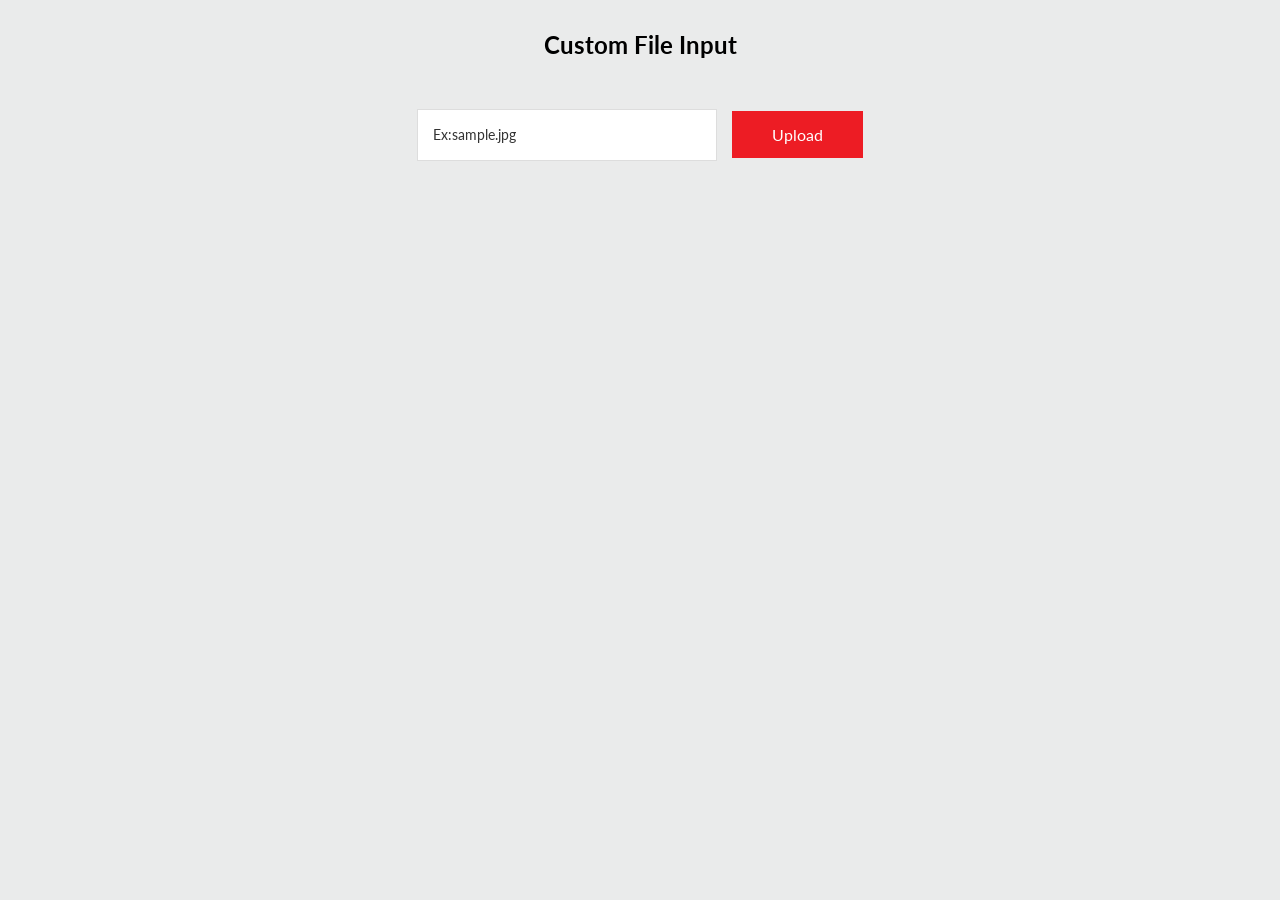
<file: Cau11_6651071061/index.html>
<!DOCTYPE html>
<html lang="en">
<head>
    <meta name="viewport" content="width=device-width, initial-scale=1.0, user-scalable=no">
    <title>Câu 11 - Custom File Input</title>
    <meta charset="UTF-8">
    <link rel="stylesheet" href="css/style.css">
    <style>
        .filename {
            color: #333 !important;
            word-break: break-all;
            min-height: 48px;
            display: flex;
            flex-direction: column;
            justify-content: center;
            font-size: 14px;
            line-height: 1.4;
        }
    </style>
</head>
<body>

<h2 class="text-center">Custom File Input</h2>

<div class="custom-file-wrp">
    <div class="filename">
        Ex:sample.jpg
    </div>
    <div class="custom-file">
        <label for="fileupload">Upload</label>
        <input type="file" id="fileupload">
    </div>
</div>

<script src="js/jquery-latest.min.js"></script>
<script>
    $(document).ready(function () {
        $('#fileupload').on('change', function () {
            if (this.files && this.files.length > 0) {
                var file = this.files[0];
                var fullName = file.name;
                var lastDot = fullName.lastIndexOf('.');
                var fileName = (lastDot !== -1) ? fullName.substring(0, lastDot) : fullName;
                var fileExt = (lastDot !== -1) ? fullName.substring(lastDot + 1) : 'Không có';

                // Hiển thị tên file và phần mở rộng khi người dùng upload file
                $('.filename').html('Tên file: <strong>' + fileName + '</strong><br>Phần mở rộng: <strong>.' + fileExt + '</strong>');
            } else {
                $('.filename').text('Ex:sample.jpg');
            }
        });
    });
</script>
</body>
</html>
</file>
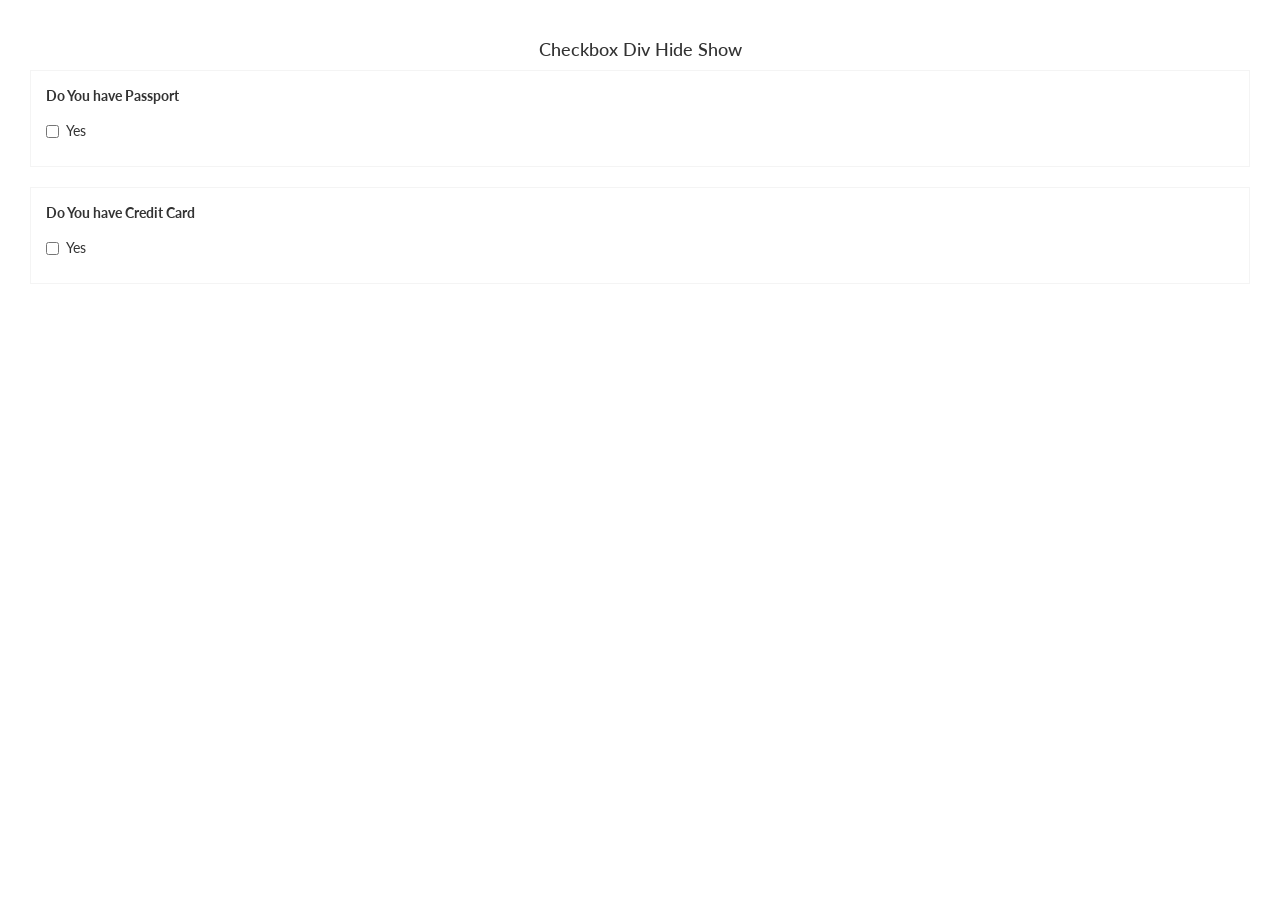
<file: Cau12_6651071061/index.html>
<!DOCTYPE html>
<html lang="en">
<head>
    <meta charset="UTF-8">	
    <title>Câu 12 - Checkbox Div Hide Show</title>
    <link rel="stylesheet" href="css/bootstrap.min.css">
    <link rel="stylesheet" href="css/style.css">
</head>
<body>
<h4>Checkbox Div Hide Show</h4>

<div class="checkbox-card">
    <label for="">Do You have Passport</label>
    <div class="checkbox">
        <label>
            <input type="checkbox" class="checkme">Yes
        </label>
    </div>
    <div class="passport-box">
        <input type="text" placeholder="Enter Passport Number" class="form-control">
    </div>
    <div class="apply-box">
        <a href="">Apply For Passport</a>
    </div>
</div>
<br>
<div class="checkbox-card">
    <label for="">Do You have Credit Card</label>
    <div class="checkbox">
        <label>
            <input type="checkbox" class="checkme">Yes
        </label>
    </div>
    <div class="passport-box">
        <input type="text" placeholder="Enter Credit Card Number" class="form-control">
    </div>
    <div class="apply-box">
        <a href="">Apply For Credit Card</a>
    </div>
</div>

<script src="js/jquery-latest.min.js"></script>
<script>
    $(document).ready(function () {
        // Xử lý khi click chọn "Yes" ở Passport hoặc Credit Card
        $('.checkme').on('change', function () {
            var card = $(this).closest('.checkbox-card');
            if (this.checked) {
                // Hiện textbox nhập thông tin
                card.find('.passport-box').slideDown();
            } else {
                // Ẩn textbox khi bỏ chọn
                card.find('.passport-box').slideUp();
            }
        });
    });
</script>
</body>
</html>
</file>
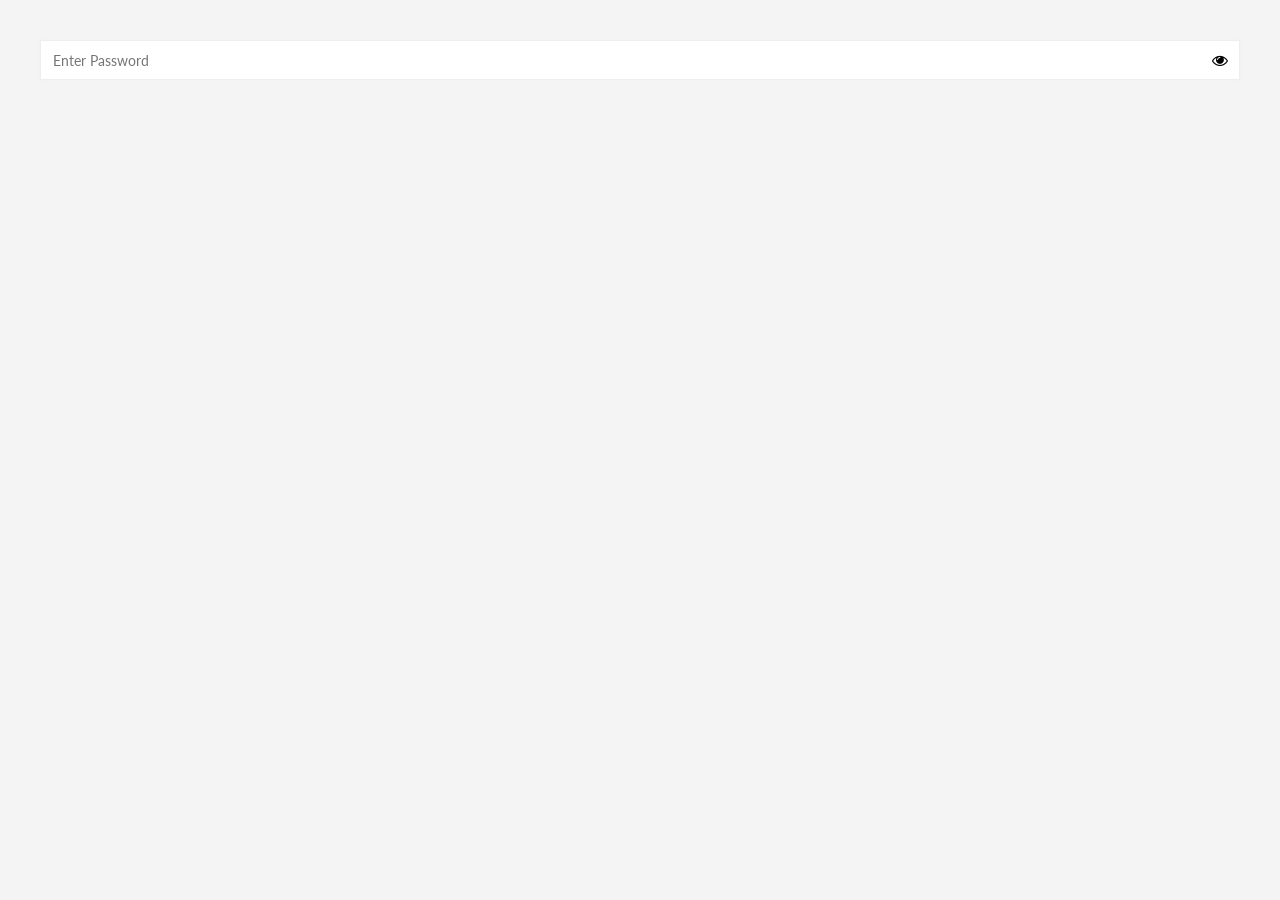
<file: Cau13_6651071061/index.html>
<!DOCTYPE html>
<html lang="en">
<head>
    <meta name="viewport" content="width=device-width, initial-scale=1.0, user-scalable=no">
    <title>Câu 13 - Show/Hide Password</title>
    <meta charset="UTF-8">
    <!--Font Awesome CDN Link-->
    <link href="https://stackpath.bootstrapcdn.com/font-awesome/4.7.0/css/font-awesome.min.css" rel="stylesheet" type="text/css"/>
    <link rel="stylesheet" href="css/style.css">
</head>
<body>

    <div class="password-show-card">
        <input type="password" class="input-control" placeholder="Enter Password">
        <i class="fa fa-eye password-show"></i>
    </div>

<script src="js/jquery-latest.min.js"></script>
<script>
    $(document).ready(function () {
        // Xử lý khi click vào icon "Mắt" để hiện/ẩn nguyên bản mật khẩu đã nhập
        $('.password-show').on('click', function () {
            var input = $(this).siblings('.input-control');
            if (input.attr('type') === 'password') {
                // Đổi thành kiểu text để hiện mật khẩu
                input.attr('type', 'text');
                $(this).removeClass('fa-eye').addClass('fa-eye-slash');
            } else {
                // Đổi lại kiểu password để ẩn mật khẩu
                input.attr('type', 'password');
                $(this).removeClass('fa-eye-slash').addClass('fa-eye');
            }
        });
    });
</script>
</body>
</html>
</file>
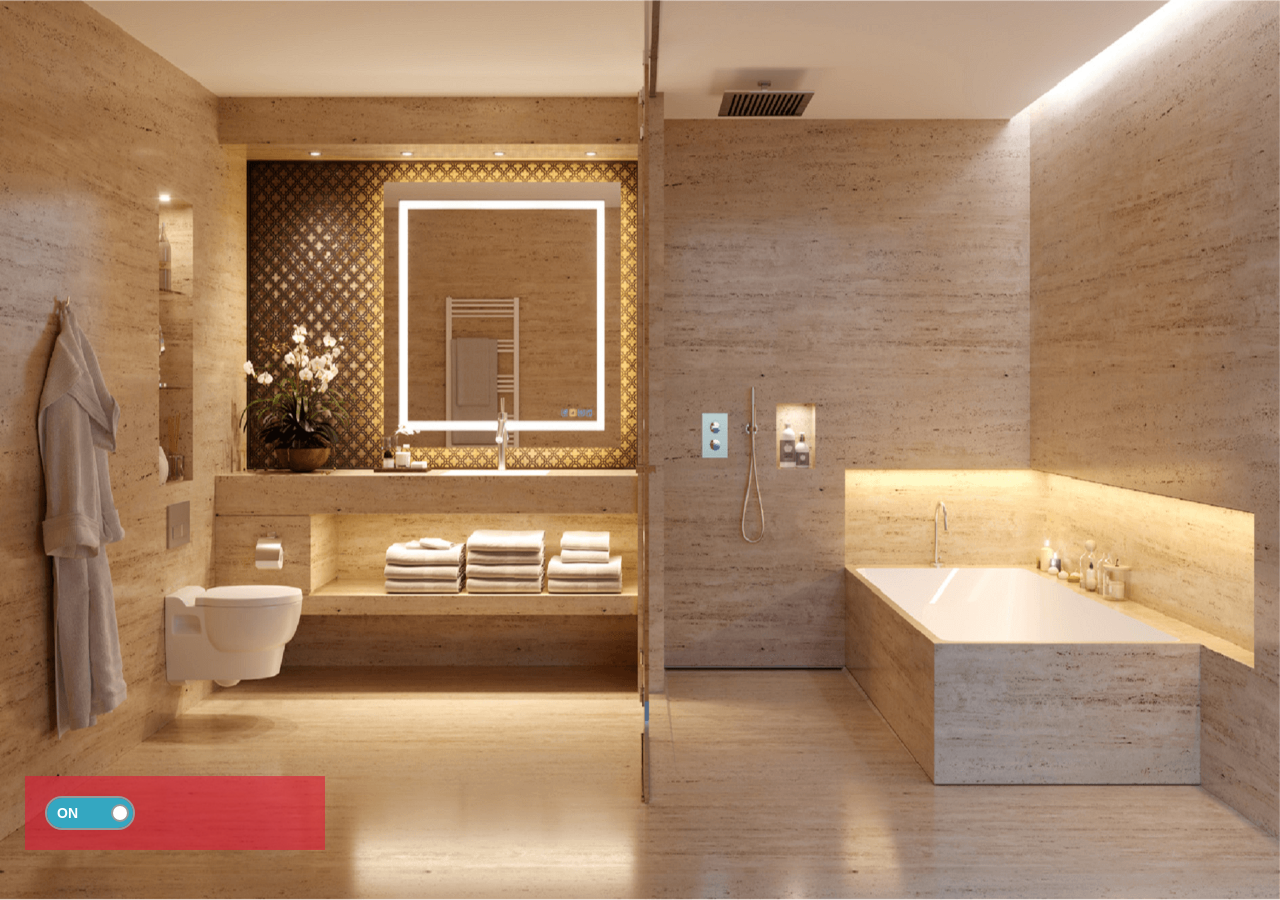
<file: Cau14_6651071061/index.html>
<!DOCTYPE html>
<html lang="en">

<head>
    <meta name="viewport" content="width=device-width, initial-scale=1.0, user-scalable=no">
    <title>Câu 14 - Toggle Switch Theme</title>
    <meta charset="UTF-8">
    <link rel="stylesheet" href="css/style.css">
</head>

<body>

    <!--IMAGE EFFECT-->
    <div class="image-effect" id="image-effect-2">
        <img src="images/off.png" class="fadeEffect">
        <img src="images/on.png">
    </div>

    <!--Switch Button-->
    <div class="switch-btn">
        <div class="onoffswitch">
            <input type="checkbox" name="onoffswitch" class="onoffswitch-checkbox toggle-switch-2" id="myonoffswitch" tabindex="0" checked>
            <label class="onoffswitch-label" for="myonoffswitch">
            <span class="onoffswitch-inner"></span>
            <span class="onoffswitch-switch"></span>
            </label>
        </div>
    </div>

    <script src="js/jquery-latest.min.js"></script>
    <script>
        $(document).ready(function () {
            // Hàm cập nhật theme theo trạng thái nút toggle
            function applyTheme() {
                if ($('#myonoffswitch').is(':checked')) {
                    // "On": Chuyển sang theme nền sáng (on.png)
                    $('img[src="images/on.png"]').addClass('fadeEffect');
                    $('img[src="images/off.png"]').removeClass('fadeEffect');
                } else {
                    // "Off": Chuyển sang theme nền tối (off.png)
                    $('img[src="images/off.png"]').addClass('fadeEffect');
                    $('img[src="images/on.png"]').removeClass('fadeEffect');
                }
            }

            // Gọi lúc trang vừa load
            applyTheme();

            // Xử lý khi người dùng toggle nút bấm
            $('#myonoffswitch').on('change', function () {
                applyTheme();
            });
        });
    </script>
</body>

</html>
</file>
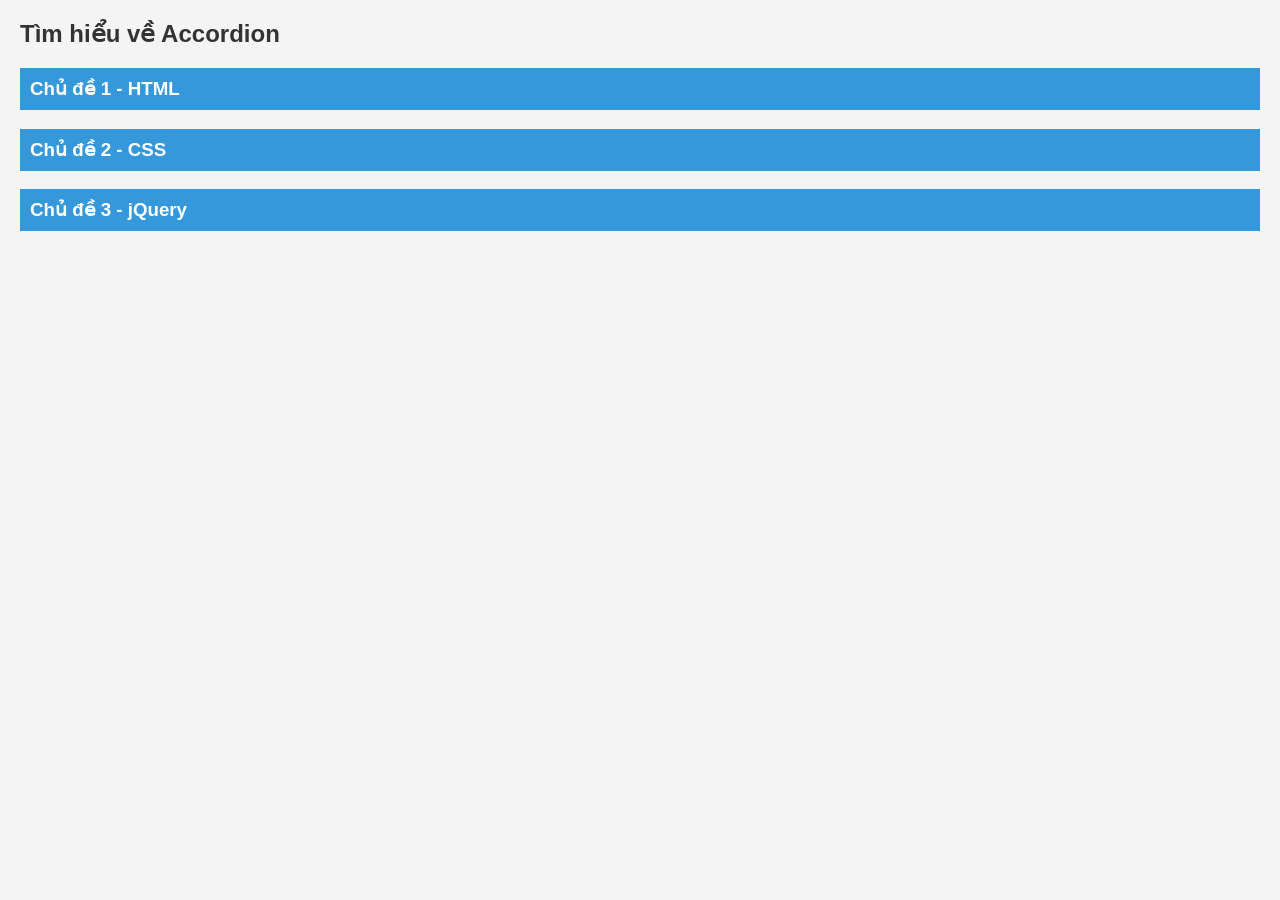
<file: Cau17_6651071061/index.html>
<!DOCTYPE html>
<html lang="vi">

<head>
    <meta charset="utf-8">
    <title>Câu 17 - Học web chuẩn - Accordion</title>
    <script src="https://code.jquery.com/jquery-3.6.0.min.js"></script>
    <link rel="stylesheet" type="text/css" href="style.css">
</head>

<body>
    <h2>Tìm hiểu về Accordion</h2>

    <h3>Chủ đề 1 - HTML</h3>
    <div class="box">HTML (viết tắt của từ HyperText Markup Language, hay còn gọi là "Ngôn ngữ Đánh dấu Siêu văn bản") là một ngôn ngữ đánh dấu được thiết kế ra để tạo nên các trang web trên World Wide Web.</div>

    <h3>Chủ đề 2 - CSS</h3>
    <div class="box">CSS là chữ viết tắt của Cascading Style Sheets, nó là một ngôn ngữ được sử dụng để tìm và định dạng lại các phần tử được tạo ra bởi các ngôn ngữ đánh dấu (HTML). Nói ngắn gọn hơn là ngôn ngữ tạo phong cách cho trang web.</div>

    <h3>Chủ đề 3 - jQuery</h3>
    <div class="box">jQuery là một thư viện JavaScript được thiết kế đơn giản hóa thao tác HTML DOM, cũng như xử lý sự kiện, hoạt ảnh CSS, và Ajax.</div>

    <script>
        $(document).ready(function () {
            // Khi click vào tiêu đề h3
            $('h3').on('click', function () {
                var currentBox = $(this).next('.box');

                // Ẩn (trượt lên) tất cả các nội dung khác
                $('.box').not(currentBox).slideUp();

                // Hiển thị (trượt xuống) nội dung tiếp theo tương ứng (mỗi lần chỉ mở một nội dung)
                currentBox.slideToggle();
            });
        });
    </script>
</body>

</html>
</file>
<file: Cau11_6651071061/css/style.css>
@import url('https://fonts.googleapis.com/css?family=Lato:400,700,900|Open+Sans:300,400|Oswald:400,700');
* { padding: 0; margin: 0; box-sizing: border-box }
body {font-family:'Lato',sans-serif;padding: 30px;background: #eaebeb;}

/**************/

.text-center{
text-align: center;
margin-bottom: 50px;
}

.custom-file-wrp{
	display: flex;
	justify-content: center;
	align-items: center;
}

.filename{
	background: #fff;
	padding: 15px 15px;
	border: 1px solid #ddd;
	width: 300px;
	margin-right: 15px;
	color: #999
}

.custom-file input[type="file"]
{
	display: none
}

.custom-file label{
	cursor: pointer;
	background: #ed1c24;
	display: inline-block;
	color: #fff;
	padding: 14px 40px;
	text-align: center;
}
</file>
<file: Cau12_6651071061/css/style.css>
@import url('https://fonts.googleapis.com/css?family=Lato:400,700,900|Open+Sans:300,400|Oswald:400,700');
* { padding: 0; margin: 0; box-sizing: border-box }
body {font-family:'Lato',sans-serif;padding: 30px;}

/**************/
h4{text-align: center}

.checkbox-card{
	border: 1px solid #f4f4f4;
	padding: 15px;
}

.passport-box{
	display: none
}

.apply-box{
	margin-top: 10px;
	display: none
}
</file>
<file: Cau13_6651071061/css/style.css>
@import url('https://fonts.googleapis.com/css?family=Lato:400,700,900|Open+Sans:300,400|Oswald:400,700');

* {
padding: 0;
margin: 0;
box-sizing: border-box;
font-family: 'Lato', sans-serif;
}

html,body{
width: 100%;
height: 100%;
background: #f4f4f4;
padding: 20px;
}

/***************/

.password-show-card{
	position: relative
}

.password-show-card .input-control{
	width: 100%;
	height: 40px;
	background: #fff;
	border: 1px solid #eee;
	box-shadow: 0px 0px 2px #eee;
	padding: 6px 12px;
	font-size: 14px;
	color: #333333
}

.password-show-card .input-control:focus{
border: 1px solid #66afe9;
}

.password-show-card .password-show{
position: absolute;
top: 12px;
right: 12px;
cursor: pointer;
}
</file>
<file: Cau14_6651071061/css/style.css>
@import url('https://fonts.googleapis.com/css?family=Lato:400,700,900|Open+Sans:300,400|Oswald:400,700');
* {
    padding: 0;
    margin: 0;
    box-sizing: border-box
}

body {
    font-family: 'Lato', sans-serif;
    background: #eaebeb;
}


/**************/


/******Image Transition Effect*********/

.image-effect {
    position: relative;
}

.image-effect img {
    position: absolute;
    left: 0;
    transition: opacity 1.2s ease-in-out;
    opacity: 0;
    height: 100vh;
    width: 100%;
}

.image-effect img.fadeEffect {
    opacity: 1;
}


/****/

.switch-btn {
    margin-left: 25px;
    position: absolute;
    bottom: 50px;
    z-index: 10;
    background: rgba(226, 25, 55, .6);
    width: 300px;
    padding: 20px;
    display: flex;
    align-items: center;
}

.onoffswitch {
    position: relative;
    width: 90px;
    -webkit-user-select: none;
    -moz-user-select: none;
    -ms-user-select: none;
}

.onoffswitch-checkbox {
    position: absolute;
    opacity: 0;
    pointer-events: none;
}

.onoffswitch-label {
    display: block;
    overflow: hidden;
    cursor: pointer;
    border: 2px solid #999999;
    border-radius: 20px;
}

.onoffswitch-inner {
    display: block;
    width: 200%;
    margin-left: -100%;
    transition: margin 0.3s ease-in 0s;
}

.onoffswitch-inner:before,
.onoffswitch-inner:after {
    display: block;
    float: left;
    width: 50%;
    height: 30px;
    padding: 0;
    line-height: 30px;
    font-size: 14px;
    color: white;
    font-family: Trebuchet, Arial, sans-serif;
    font-weight: bold;
    box-sizing: border-box;
}

.onoffswitch-inner:before {
    content: "ON";
    padding-left: 10px;
    background-color: #34A7C1;
    color: #FFFFFF;
}

.onoffswitch-inner:after {
    content: "OFF";
    padding-right: 10px;
    background-color: #EEEEEE;
    color: #999999;
    text-align: right;
}

.onoffswitch-switch {
    display: block;
    width: 18px;
    margin: 6px;
    background: #FFFFFF;
    position: absolute;
    top: 2px;
    bottom: 0;
    right: 56px;
    border: 2px solid #999999;
    border-radius: 20px;
    transition: all 0.3s ease-in 0s;
    height: 18px;
}

.onoffswitch-checkbox:checked+.onoffswitch-label .onoffswitch-inner {
    margin-left: 0;
}

.onoffswitch-checkbox:checked+.onoffswitch-label .onoffswitch-switch {
    right: 0px;
}
</file>
<file: Cau17_6651071061/style.css>
body {
            font-family: 'Arial', sans-serif;
            background-color: #f4f4f4;
            margin: 20px;
        }

        h2 {
            color: #333;
        }

        h3 {
            background-color: #3498db;
            color: #fff;
            padding: 10px;
            margin-bottom: 10px;
            cursor: pointer;
        }

        .box {
            border: 3px solid #3498db;
            display: none;
            padding: 10px;
            background-color: #fff;
            margin-top: 5px;
            width: 100%;
            box-sizing: border-box;
        }
</file>
